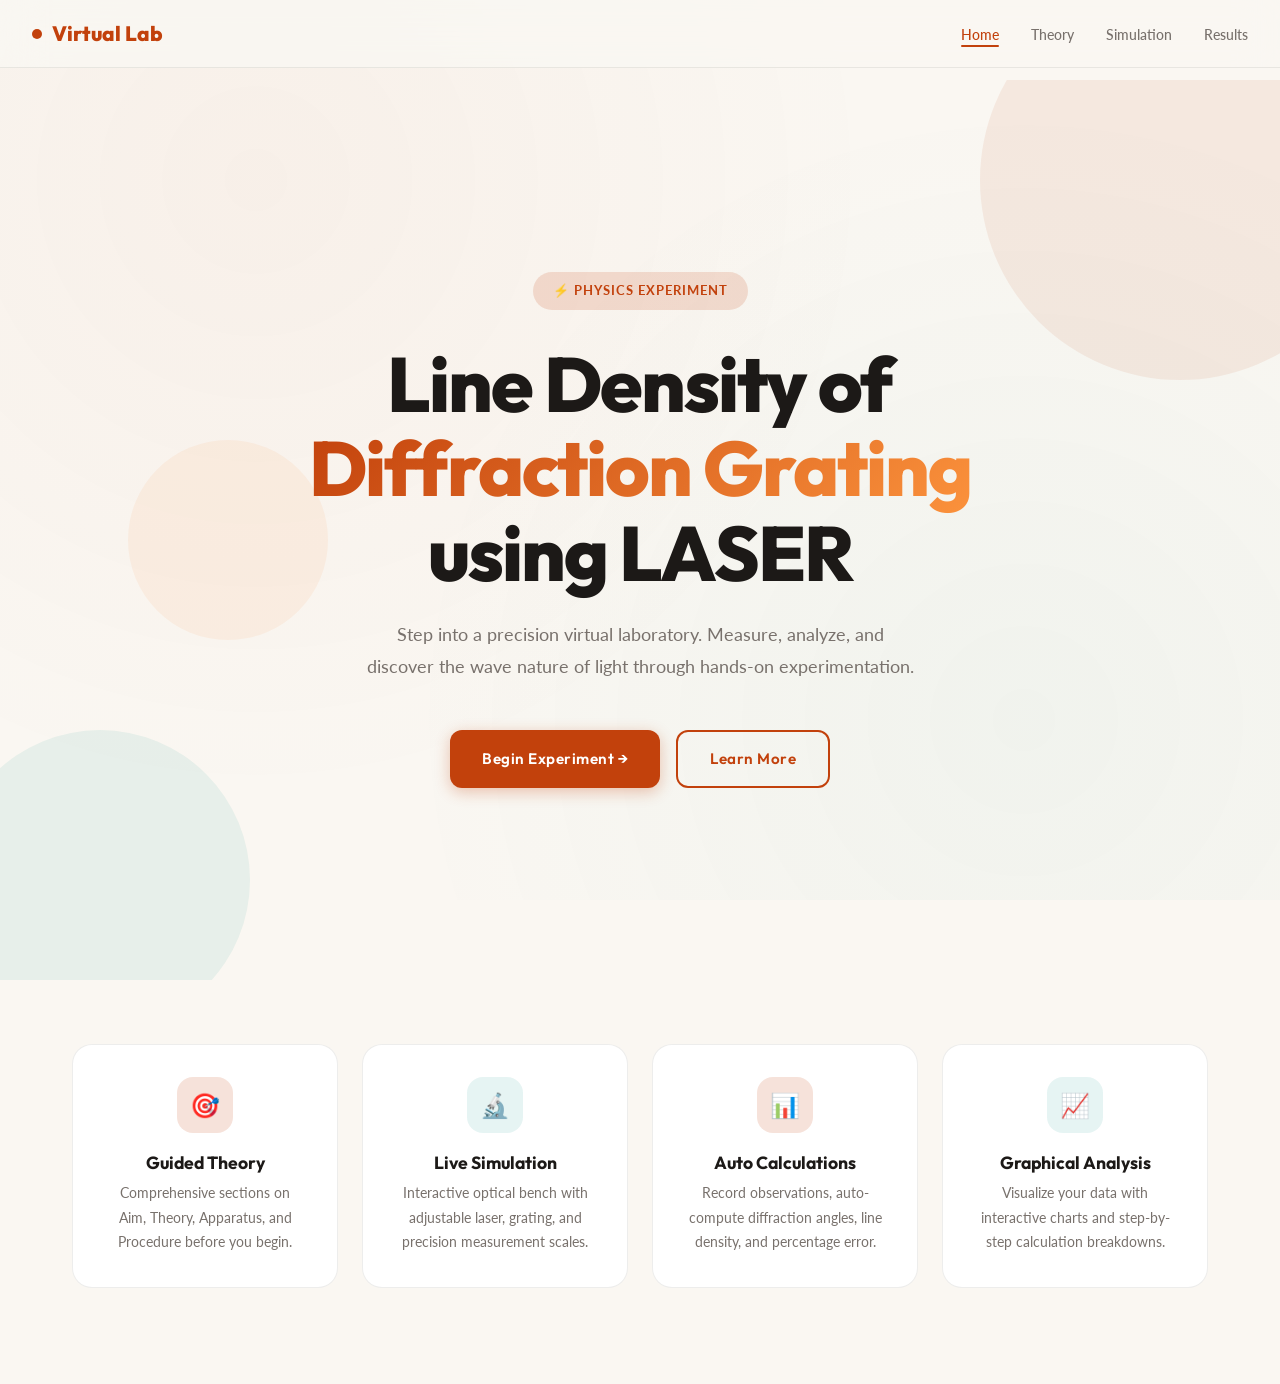
<file: phy virtiual lab/index.html>
<!DOCTYPE html>
<html lang="en">
<head>
    <meta charset="UTF-8">
    <meta name="viewport" content="width=device-width, initial-scale=1.0">
    <title>Virtual Physics Lab — Diffraction Grating</title>
    <meta name="description" content="High-fidelity virtual laboratory for determining Line Density of Diffraction Grating using LASER.">
    <link rel="stylesheet" href="styles.css">
    <style>
        .hero {
            min-height: 100vh;
            display: flex;
            align-items: center;
            justify-content: center;
            text-align: center;
            position: relative;
            overflow: hidden;
        }

        .hero-content { position: relative; z-index: 2; max-width: 800px; }

        .hero-badge {
            display: inline-flex;
            align-items: center;
            gap: 8px;
            padding: 8px 20px;
            background: var(--accent-glow);
            border-radius: 100px;
            color: var(--accent);
            font-weight: 700;
            font-size: 0.8rem;
            letter-spacing: 1px;
            text-transform: uppercase;
            margin-bottom: 2rem;
            animation: fadeInUp 0.6s ease;
        }

        .hero h1 {
            font-size: clamp(2.8rem, 6vw, 5rem);
            font-weight: 800;
            letter-spacing: -2px;
            line-height: 1.1;
            margin-bottom: 1.5rem;
            animation: fadeInUp 0.8s ease;
        }

        .hero h1 .highlight {
            background: linear-gradient(135deg, var(--accent), var(--accent-light));
            -webkit-background-clip: text;
            -webkit-text-fill-color: transparent;
        }

        .hero p {
            font-size: 1.15rem;
            color: var(--text-secondary);
            max-width: 550px;
            margin: 0 auto 3rem;
            animation: fadeInUp 1s ease;
        }

        .hero-actions {
            display: flex;
            gap: 1rem;
            justify-content: center;
            animation: fadeInUp 1.2s ease;
        }

        /* Floating optics elements */
        .float-element {
            position: absolute;
            border-radius: 50%;
            opacity: 0.08;
            animation: float 8s ease-in-out infinite;
        }

        .float-1 {
            width: 400px; height: 400px;
            background: var(--accent);
            top: -100px; right: -100px;
            animation-delay: 0s;
        }

        .float-2 {
            width: 300px; height: 300px;
            background: var(--teal);
            bottom: -50px; left: -50px;
            animation-delay: 2s;
        }

        .float-3 {
            width: 200px; height: 200px;
            background: var(--accent-light);
            top: 40%; left: 10%;
            animation-delay: 4s;
        }

        @keyframes float {
            0%, 100% { transform: translateY(0) scale(1); }
            50% { transform: translateY(-30px) scale(1.05); }
        }

        /* Feature cards */
        .features {
            display: grid;
            grid-template-columns: repeat(auto-fit, minmax(250px, 1fr));
            gap: 1.5rem;
            padding: 4rem 0 6rem;
        }

        .feature-card {
            background: var(--bg-card);
            border: 1px solid var(--border);
            border-radius: var(--radius);
            padding: 2rem;
            text-align: center;
            transition: var(--transition);
        }

        .feature-card:hover {
            transform: translateY(-4px);
            box-shadow: var(--shadow-lg);
        }

        .feature-icon {
            width: 56px; height: 56px;
            border-radius: 16px;
            display: flex;
            align-items: center;
            justify-content: center;
            margin: 0 auto 1.2rem;
            font-size: 1.5rem;
        }

        .feature-card h3 {
            margin-bottom: 0.5rem;
            font-size: 1.1rem;
        }

        .feature-card p {
            color: var(--text-secondary);
            font-size: 0.9rem;
        }
    </style>
</head>
<body>

    <!-- Navbar -->
    <nav class="navbar">
        <a href="index.html" class="nav-brand"><span class="dot"></span> Virtual Lab</a>
        <ul class="nav-links">
            <li><a href="index.html" class="active">Home</a></li>
            <li><a href="theory.html">Theory</a></li>
            <li><a href="simulation.html">Simulation</a></li>
            <li><a href="results.html">Results</a></li>
        </ul>
    </nav>

    <div class="page-wrapper">
        <!-- Hero -->
        <section class="hero">
            <div class="float-element float-1"></div>
            <div class="float-element float-2"></div>
            <div class="float-element float-3"></div>

            <div class="hero-content">
                <div class="hero-badge">⚡ Physics Experiment</div>
                <h1>Line Density of <br><span class="highlight">Diffraction Grating</span><br> using LASER</h1>
                <p>Step into a precision virtual laboratory. Measure, analyze, and discover the wave nature of light through hands-on experimentation.</p>
                <div class="hero-actions">
                    <a href="theory.html" class="btn btn-primary">Begin Experiment →</a>
                    <a href="#features" class="btn btn-secondary">Learn More</a>
                </div>
            </div>
        </section>

        <!-- Features -->
        <section class="container" id="features">
            <div class="features">
                <div class="feature-card scroll-animate">
                    <div class="feature-icon" style="background: var(--accent-glow); color: var(--accent);">🎯</div>
                    <h3>Guided Theory</h3>
                    <p>Comprehensive sections on Aim, Theory, Apparatus, and Procedure before you begin.</p>
                </div>
                <div class="feature-card scroll-animate">
                    <div class="feature-icon" style="background: rgba(13,148,136,0.1); color: var(--teal);">🔬</div>
                    <h3>Live Simulation</h3>
                    <p>Interactive optical bench with adjustable laser, grating, and precision measurement scales.</p>
                </div>
                <div class="feature-card scroll-animate">
                    <div class="feature-icon" style="background: var(--accent-glow); color: var(--accent);">📊</div>
                    <h3>Auto Calculations</h3>
                    <p>Record observations, auto-compute diffraction angles, line density, and percentage error.</p>
                </div>
                <div class="feature-card scroll-animate">
                    <div class="feature-icon" style="background: rgba(13,148,136,0.1); color: var(--teal);">📈</div>
                    <h3>Graphical Analysis</h3>
                    <p>Visualize your data with interactive charts and step-by-step calculation breakdowns.</p>
                </div>
            </div>
        </section>
    </div>

    <script src="app.js"></script>
</body>
</html>
</file>
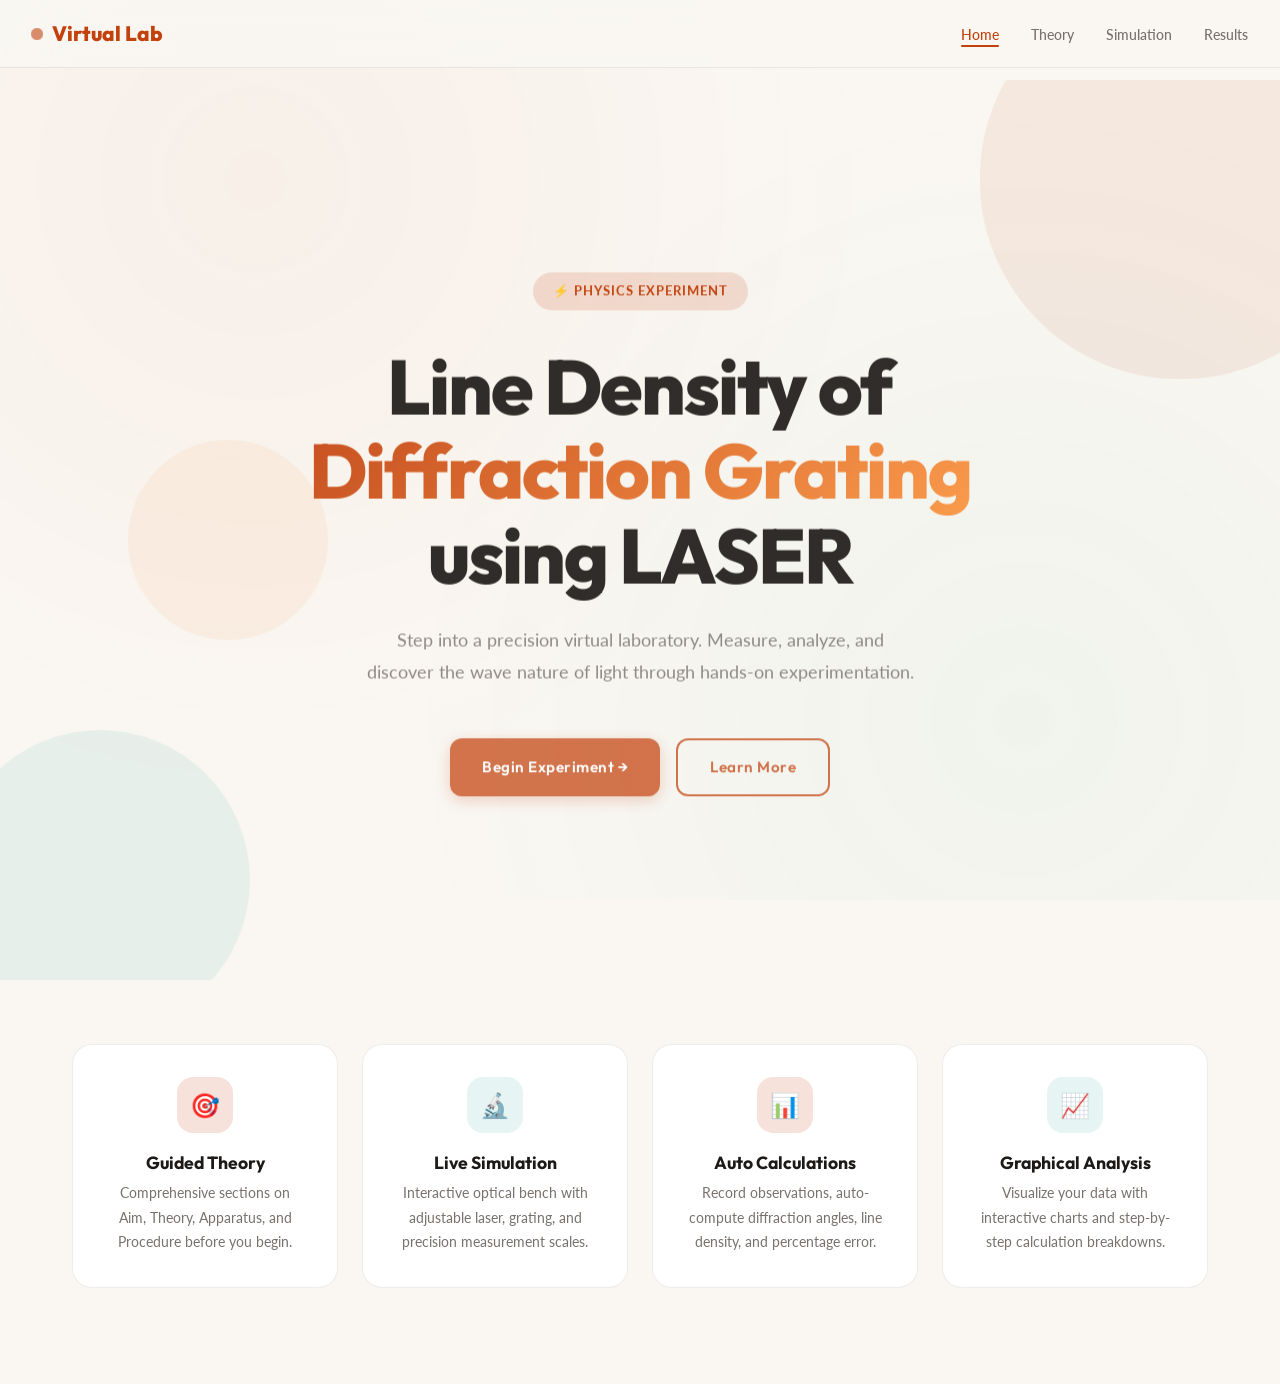
<file: phy virtiual lab/DIFFRACTION.html>
<!DOCTYPE html>
<html lang="en">
<head>
    <meta charset="UTF-8">
    <meta http-equiv="refresh" content="0; url=index.html">
    <title>Redirecting...</title>
</head>
<body>
    <p>Redirecting to the Virtual Lab... <a href="index.html">Click here</a> if not redirected.</p>
</body>
</html>
</file>
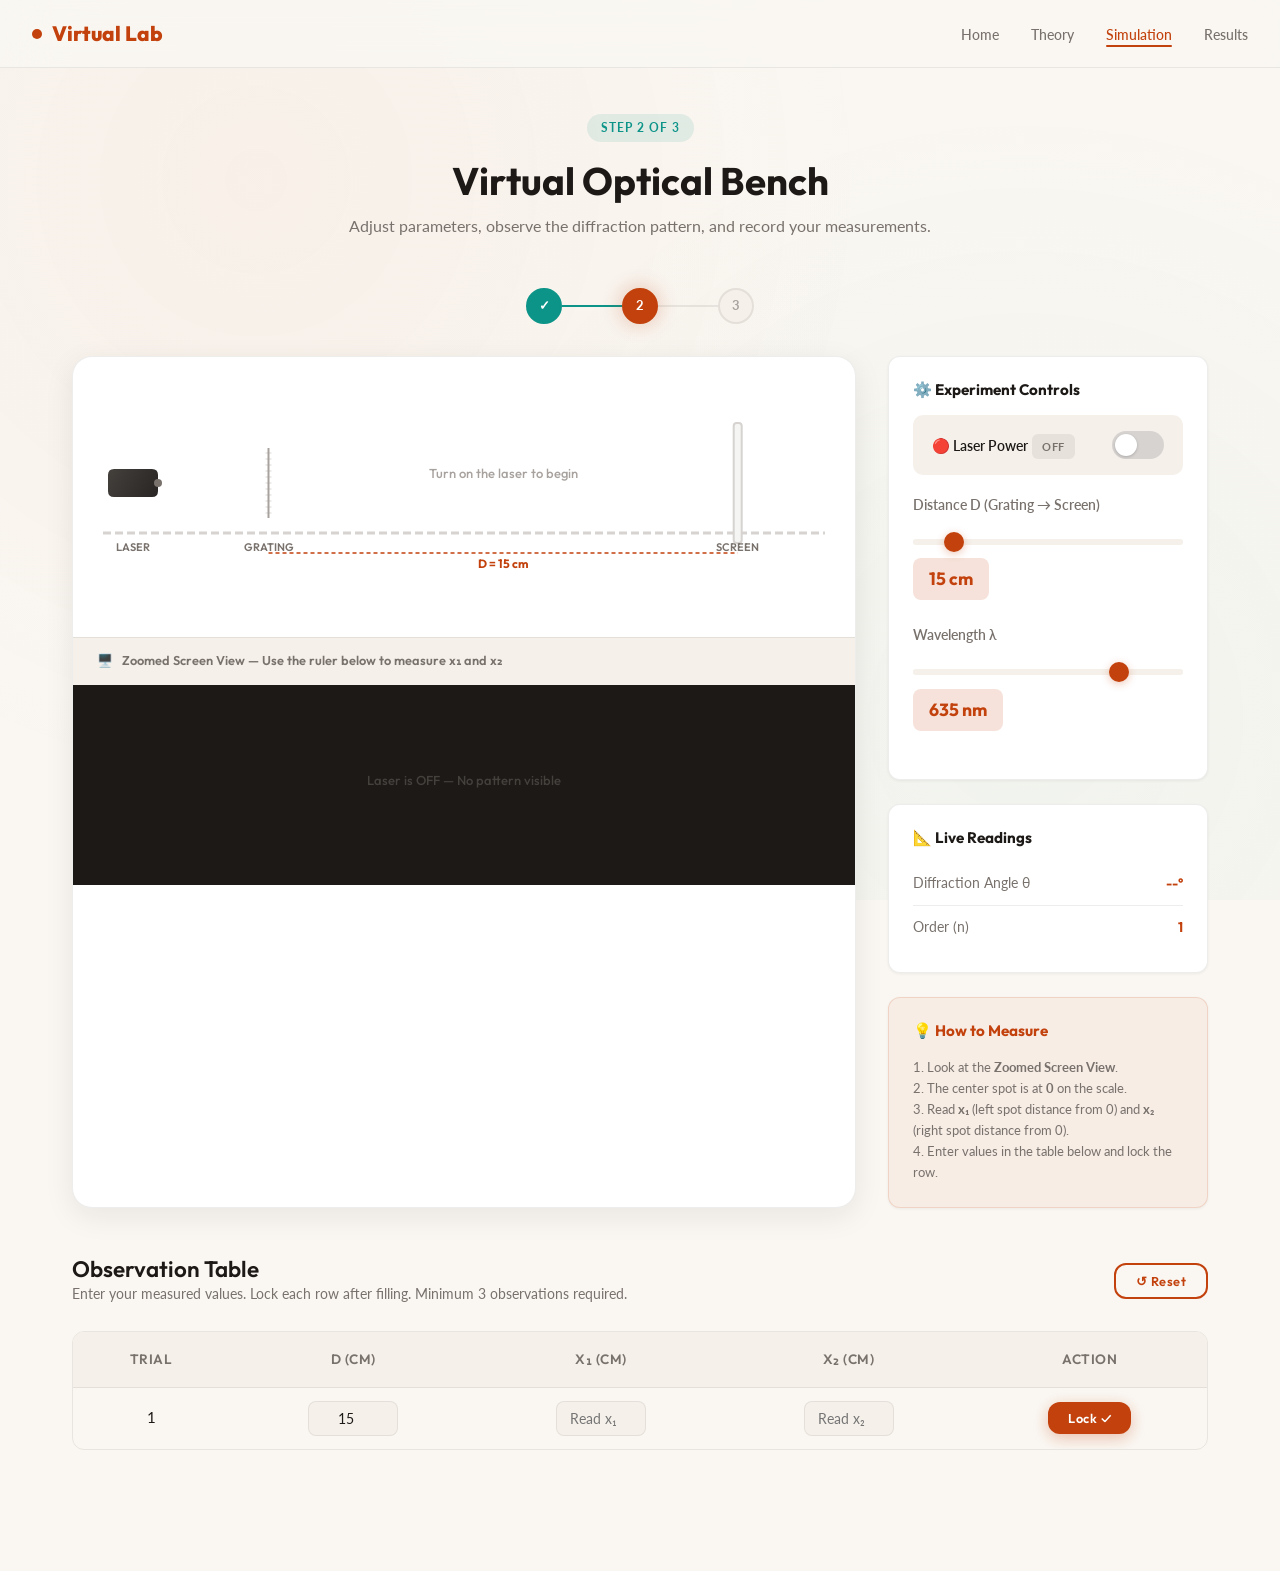
<file: phy virtiual lab/simulation.html>
<!DOCTYPE html>
<html lang="en">
<head>
    <meta charset="UTF-8">
    <meta name="viewport" content="width=device-width, initial-scale=1.0">
    <title>Simulation — Virtual Lab</title>
    <link rel="stylesheet" href="styles.css">
    <style>
        .sim-hero { padding: 2rem 0 1rem; text-align: center; }
        .sim-hero h1 { margin-bottom: 0.5rem; }

        .sim-layout {
            display: grid;
            grid-template-columns: 1fr 320px;
            gap: 2rem;
            margin-top: 2rem;
        }

        .viewport {
            background: var(--bg-card);
            border: 1px solid var(--border);
            border-radius: var(--radius);
            overflow: hidden;
            box-shadow: var(--shadow-md);
        }

        .viewport canvas {
            width: 100%;
            display: block;
        }

        #bench-canvas { height: 280px; }

        .screen-view-label {
            padding: 0.8rem 1.5rem;
            background: var(--bg-subtle);
            border-top: 1px solid var(--border);
            font-family: 'Outfit', sans-serif;
            font-weight: 600;
            font-size: 0.8rem;
            color: var(--text-secondary);
            display: flex;
            align-items: center;
            gap: 8px;
        }

        #screen-canvas {
            height: 200px;
            background: #1c1917;
        }

        .controls-panel {
            display: flex;
            flex-direction: column;
            gap: 1.5rem;
        }

        .control-card {
            background: var(--bg-card);
            border: 1px solid var(--border);
            border-radius: var(--radius-sm);
            padding: 1.5rem;
            box-shadow: var(--shadow-sm);
        }

        .control-card h4 {
            margin-bottom: 1rem;
            font-size: 0.95rem;
        }

        .info-row {
            display: flex;
            justify-content: space-between;
            align-items: center;
            padding: 0.6rem 0;
            border-bottom: 1px solid var(--border);
            font-size: 0.85rem;
        }

        .info-row:last-child { border: none; }
        .info-row .label { color: var(--text-secondary); }
        .info-row .value { font-weight: 700; color: var(--accent); font-family: 'Outfit', sans-serif; }

        .obs-section {
            margin-top: 3rem;
            padding-bottom: 4rem;
        }

        .obs-header {
            display: flex;
            justify-content: space-between;
            align-items: center;
            margin-bottom: 1.5rem;
            flex-wrap: wrap;
            gap: 1rem;
        }

        .obs-actions {
            display: flex;
            align-items: center;
            gap: 1rem;
            flex-wrap: wrap;
        }

        #proceed-results-btn { display: none; }

        /* Laser Toggle */
        .laser-toggle {
            display: flex;
            align-items: center;
            justify-content: space-between;
            padding: 1rem 1.2rem;
            background: var(--bg-subtle);
            border-radius: 10px;
            margin-bottom: 1.2rem;
        }

        .laser-toggle .label-text {
            font-weight: 600;
            font-size: 0.9rem;
        }

        .toggle-switch {
            position: relative;
            width: 52px;
            height: 28px;
            cursor: pointer;
        }

        .toggle-switch input {
            opacity: 0;
            width: 0;
            height: 0;
        }

        .toggle-slider {
            position: absolute;
            inset: 0;
            background: #d6d3d1;
            border-radius: 28px;
            transition: all 0.3s ease;
        }

        .toggle-slider::before {
            content: '';
            position: absolute;
            left: 3px;
            top: 3px;
            width: 22px;
            height: 22px;
            background: white;
            border-radius: 50%;
            transition: all 0.3s ease;
            box-shadow: 0 1px 3px rgba(0,0,0,0.2);
        }

        .toggle-switch input:checked + .toggle-slider {
            background: #ef4444;
            box-shadow: 0 0 12px rgba(239, 68, 68, 0.4);
        }

        .toggle-switch input:checked + .toggle-slider::before {
            transform: translateX(24px);
        }

        .laser-status {
            display: inline-block;
            padding: 3px 10px;
            border-radius: 6px;
            font-size: 0.7rem;
            font-weight: 700;
            letter-spacing: 0.5px;
            text-transform: uppercase;
        }

        .laser-status.on {
            background: rgba(239, 68, 68, 0.12);
            color: #ef4444;
        }

        .laser-status.off {
            background: rgba(120, 113, 108, 0.12);
            color: #78716c;
        }
    </style>
</head>
<body>

    <nav class="navbar">
        <a href="index.html" class="nav-brand"><span class="dot"></span> Virtual Lab</a>
        <ul class="nav-links">
            <li><a href="index.html">Home</a></li>
            <li><a href="theory.html">Theory</a></li>
            <li><a href="simulation.html" class="active">Simulation</a></li>
            <li><a href="results.html">Results</a></li>
        </ul>
    </nav>

    <div class="page-wrapper">
        <div class="container">

            <div class="sim-hero animate-in">
                <span class="badge badge-teal">Step 2 of 3</span>
                <h1 class="heading-lg" style="margin-top: 1rem;">Virtual Optical Bench</h1>
                <p class="text-secondary">Adjust parameters, observe the diffraction pattern, and record your measurements.</p>
            </div>

            <!-- Progress -->
            <div class="progress-bar animate-in delay-1">
                <div class="progress-step"><div class="step-circle done">✓</div><div class="step-line done"></div></div>
                <div class="progress-step"><div class="step-circle active">2</div><div class="step-line"></div></div>
                <div class="progress-step"><div class="step-circle">3</div></div>
            </div>

            <!-- Simulation Area -->
            <div class="sim-layout animate-in delay-2">

                <div class="viewport">
                    <canvas id="bench-canvas"></canvas>
                    <div class="screen-view-label">🖥️ &nbsp; Zoomed Screen View — Use the ruler below to measure x₁ and x₂</div>
                    <canvas id="screen-canvas"></canvas>
                </div>

                <div class="controls-panel">
                    <div class="control-card">
                        <h4>⚙️ Experiment Controls</h4>

                        <div class="laser-toggle">
                            <div>
                                <span class="label-text">🔴 Laser Power</span>
                                <span class="laser-status off" id="laser-status-badge">OFF</span>
                            </div>
                            <label class="toggle-switch">
                                <input type="checkbox" id="laser-toggle" onchange="toggleLaser()">
                                <span class="toggle-slider"></span>
                            </label>
                        </div>

                        <div class="slider-group">
                            <label>Distance D (Grating → Screen)</label>
                            <input type="range" id="slider-D" min="10" max="50" step="1" value="15" oninput="updateSimulation()">
                            <div class="readout"><span id="readout-D">15</span> cm</div>
                        </div>
                        <div class="slider-group">
                            <label>Wavelength λ</label>
                            <input type="range" id="slider-lambda" min="400" max="700" step="1" value="635" oninput="updateSimulation()">
                            <div class="readout"><span id="readout-lambda">635</span> nm</div>
                        </div>
                    </div>

                    <div class="control-card">
                        <h4>📐 Live Readings</h4>
                        <div class="info-row">
                            <span class="label">Diffraction Angle θ</span>
                            <span class="value"><span id="readout-theta">--</span>°</span>
                        </div>
                        <div class="info-row">
                            <span class="label">Order (n)</span>
                            <span class="value">1</span>
                        </div>
                    </div>

                    <div class="control-card" style="background: rgba(194, 65, 12, 0.05); border-color: rgba(194, 65, 12, 0.15);">
                        <h4 style="color: var(--accent);">💡 How to Measure</h4>
                        <p style="font-size: 0.82rem; color: var(--text-secondary); line-height: 1.6;">
                            1. Look at the <strong>Zoomed Screen View</strong>.<br>
                            2. The center spot is at <strong>0</strong> on the scale.<br>
                            3. Read <strong>x₁</strong> (left spot distance from 0) and <strong>x₂</strong> (right spot distance from 0).<br>
                            4. Enter values in the table below and lock the row.
                        </p>
                    </div>
                </div>
            </div>

            <!-- Observation Table -->
            <div class="obs-section animate-in delay-3">
                <div class="obs-header">
                    <div>
                        <h2 class="heading-md">Observation Table</h2>
                        <p class="text-secondary" style="font-size: 0.9rem;">Enter your measured values. Lock each row after filling. Minimum 3 observations required.</p>
                    </div>
                    <div class="obs-actions">
                        <span id="obs-status" style="font-weight: 600; font-size: 0.9rem;"></span>
                        <button class="btn btn-secondary btn-sm" onclick="resetObservations()">↺ Reset</button>
                    </div>
                </div>

                <div class="table-wrapper">
                    <table>
                        <thead>
                            <tr>
                                <th>Trial</th>
                                <th>D (cm)</th>
                                <th>x₁ (cm)</th>
                                <th>x₂ (cm)</th>
                                <th>Action</th>
                            </tr>
                        </thead>
                        <tbody id="obs-tbody">
                            <tr>
                                <td>1</td>
                                <td><input type="number" id="inp-d-1" value="15" min="5" max="50"></td>
                                <td><input type="number" id="inp-x1-1" step="0.1" placeholder="Read x₁"></td>
                                <td><input type="number" id="inp-x2-1" step="0.1" placeholder="Read x₂"></td>
                                <td><button class="btn btn-primary btn-sm" id="lock-btn-1" onclick="lockRow()">Lock ✓</button></td>
                            </tr>
                        </tbody>
                    </table>
                </div>

                <div style="text-align: center; margin-top: 2rem;">
                    <a href="results.html" class="btn btn-teal" id="proceed-results-btn">
                        📊 &nbsp; Auto-Calculate & View Results →
                    </a>
                </div>
            </div>

        </div>
    </div>

    <script src="app.js"></script>
    <script src="simulation.js"></script>
</body>
</html>
</file>
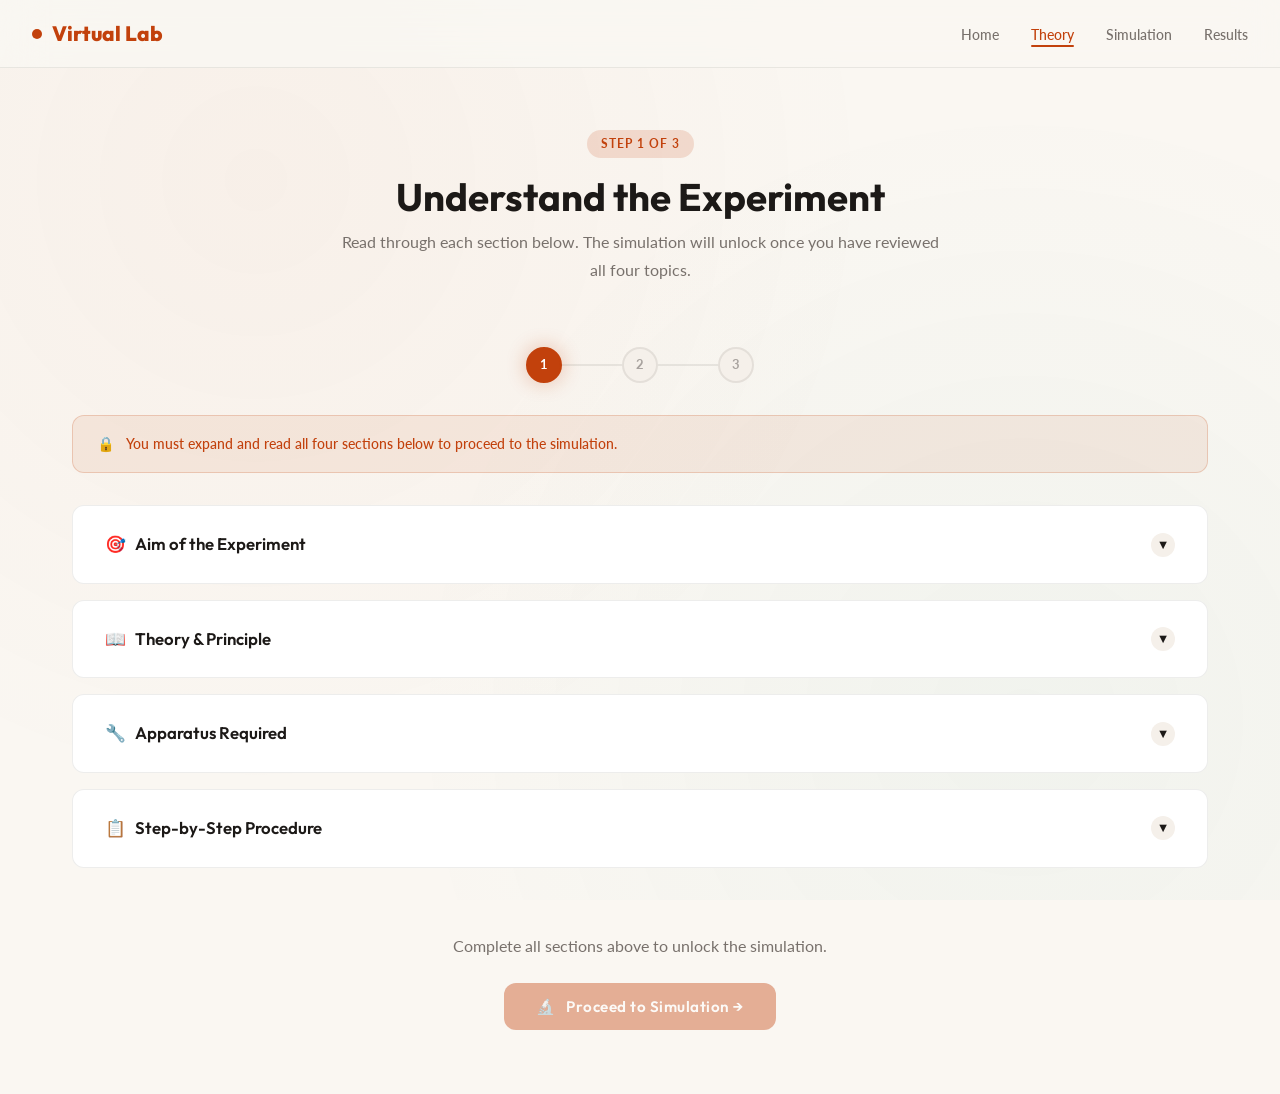
<file: phy virtiual lab/theory.html>
<!DOCTYPE html>
<html lang="en">
<head>
    <meta charset="UTF-8">
    <meta name="viewport" content="width=device-width, initial-scale=1.0">
    <title>Theory & Procedure — Virtual Lab</title>
    <link rel="stylesheet" href="styles.css">
    <style>
        .theory-hero {
            padding: 3rem 0 2rem;
            text-align: center;
        }
        .theory-hero h1 { margin-bottom: 0.5rem; }
        .theory-hero p { color: var(--text-secondary); max-width: 600px; margin: 0 auto; }

        .lock-notice {
            display: flex;
            align-items: center;
            gap: 12px;
            padding: 1rem 1.5rem;
            background: rgba(194, 65, 12, 0.08);
            border: 1px solid rgba(194, 65, 12, 0.2);
            border-radius: var(--radius-sm);
            margin-bottom: 2rem;
            font-size: 0.9rem;
            color: var(--accent);
            font-weight: 500;
        }

        .accordion-body-inner ul {
            padding-left: 1.5rem;
            margin-top: 0.5rem;
        }
        .accordion-body-inner ul li {
            margin-bottom: 0.4rem;
        }
        .accordion-body-inner strong {
            color: var(--text);
        }

        .formula-box {
            background: var(--bg-subtle);
            border: 1px solid var(--border);
            border-radius: 10px;
            padding: 1rem 1.5rem;
            margin: 1rem 0;
            font-family: 'Courier New', monospace;
            font-size: 1rem;
            color: var(--accent);
            text-align: center;
        }

        .proceed-section {
            text-align: center;
            padding: 3rem 0 4rem;
        }

        .proceed-section p {
            color: var(--text-secondary);
            margin-bottom: 1.5rem;
        }
    </style>
</head>
<body>

    <nav class="navbar">
        <a href="index.html" class="nav-brand"><span class="dot"></span> Virtual Lab</a>
        <ul class="nav-links">
            <li><a href="index.html">Home</a></li>
            <li><a href="theory.html" class="active">Theory</a></li>
            <li><a href="simulation.html">Simulation</a></li>
            <li><a href="results.html">Results</a></li>
        </ul>
    </nav>

    <div class="page-wrapper">
        <div class="container">

            <!-- Header -->
            <div class="theory-hero animate-in">
                <span class="badge badge-accent">Step 1 of 3</span>
                <h1 class="heading-lg" style="margin-top: 1rem;">Understand the Experiment</h1>
                <p>Read through each section below. The simulation will unlock once you have reviewed all four topics.</p>
            </div>

            <!-- Progress -->
            <div class="progress-bar animate-in delay-1">
                <div class="progress-step">
                    <div class="step-circle active">1</div>
                    <div class="step-line"></div>
                </div>
                <div class="progress-step">
                    <div class="step-circle">2</div>
                    <div class="step-line"></div>
                </div>
                <div class="progress-step">
                    <div class="step-circle">3</div>
                </div>
            </div>

            <!-- Lock Notice -->
            <div class="lock-notice animate-in delay-2">
                🔒 &nbsp; You must expand and read all four sections below to proceed to the simulation.
            </div>

            <!-- Accordions -->
            <div class="animate-in delay-2">

                <div class="accordion-item" id="acc-aim">
                    <div class="accordion-header">
                        <span>🎯 &nbsp; Aim of the Experiment</span>
                        <span class="icon">▼</span>
                    </div>
                    <div class="accordion-body">
                        <div class="accordion-body-inner">
                            <p><strong>Objective:</strong> To determine the <strong>line density</strong> (number of lines per unit length, denoted by ρ) of a given diffraction grating using a LASER source of known wavelength (λ = 635 nm).</p>
                            <p style="margin-top: 1rem;">The line density is a fundamental property of any diffraction grating and is critical in spectroscopy, telecommunications, and optical engineering. By measuring how the laser light diffracts through the grating, we can calculate this value with high precision.</p>
                        </div>
                    </div>
                </div>

                <div class="accordion-item" id="acc-theory">
                    <div class="accordion-header">
                        <span>📖 &nbsp; Theory & Principle</span>
                        <span class="icon">▼</span>
                    </div>
                    <div class="accordion-body">
                        <div class="accordion-body-inner">
                            <p><strong>Diffraction</strong> is the bending of light waves around obstacles or through narrow openings. A <strong>diffraction grating</strong> is an optical element with a large number of equally spaced parallel slits.</p>
                            <p style="margin-top: 1rem;">When monochromatic light (such as from a LASER) passes through a grating, it produces a pattern of bright spots called <strong>maxima</strong> on a distant screen. The central bright spot is the <strong>zeroth order</strong> maximum, and the spots on either side are the <strong>first order</strong> (n=1) maxima.</p>

                            <div class="formula-box">d · sin(θ) = n · λ</div>
                            <p>Where: <strong>d</strong> = grating element (distance between adjacent slits), <strong>θ</strong> = angle of diffraction, <strong>n</strong> = order of diffraction, <strong>λ</strong> = wavelength of light.</p>

                            <p style="margin-top: 1rem;">Since the spot distance <strong>x</strong> from center and screen distance <strong>D</strong> are measurable:</p>
                            <div class="formula-box">tan(θ) = x / D &nbsp; → &nbsp; θ = tan⁻¹(x / D)</div>

                            <p style="margin-top: 1rem;">The <strong>line density</strong> ρ is the reciprocal of d:</p>
                            <div class="formula-box">ρ = 1/d = sin(θ) / (n · λ)</div>
                        </div>
                    </div>
                </div>

                <div class="accordion-item" id="acc-apparatus">
                    <div class="accordion-header">
                        <span>🔧 &nbsp; Apparatus Required</span>
                        <span class="icon">▼</span>
                    </div>
                    <div class="accordion-body">
                        <div class="accordion-body-inner">
                            <ul>
                                <li><strong>LASER Source</strong> — He-Ne or Diode Laser (λ = 635 nm)</li>
                                <li><strong>Diffraction Grating</strong> — Standard transmission grating</li>
                                <li><strong>Optical Bench</strong> — A stable, aligned rail for mounting components</li>
                                <li><strong>White Screen</strong> — For observing the diffraction pattern</li>
                                <li><strong>Measuring Scale</strong> — Meter ruler for measuring D and x</li>
                                <li><strong>Grating Holder &amp; Stands</strong> — For precise alignment</li>
                            </ul>
                        </div>
                    </div>
                </div>

                <div class="accordion-item" id="acc-procedure">
                    <div class="accordion-header">
                        <span>📋 &nbsp; Step-by-Step Procedure</span>
                        <span class="icon">▼</span>
                    </div>
                    <div class="accordion-body">
                        <div class="accordion-body-inner">
                            <ol style="padding-left: 1.5rem;">
                                <li style="margin-bottom: 0.8rem;">Mount the <strong>laser source</strong> at one end of the optical bench and the <strong>diffraction grating</strong> in its holder perpendicular to the laser beam.</li>
                                <li style="margin-bottom: 0.8rem;">Place the <strong>white screen</strong> at a measured distance <strong>D</strong> from the grating (e.g., 15 cm).</li>
                                <li style="margin-bottom: 0.8rem;">Switch on the laser. Align it so the beam passes straight through the grating centre.</li>
                                <li style="margin-bottom: 0.8rem;">Observe the <strong>diffraction pattern</strong> on the screen — a bright central spot and first-order spots on either side.</li>
                                <li style="margin-bottom: 0.8rem;">Measure the distance of the <strong>left spot (x₁)</strong> and <strong>right spot (x₂)</strong> from the central maximum using the scale.</li>
                                <li style="margin-bottom: 0.8rem;">Move the screen to a new distance D and <strong>repeat</strong> the measurement.</li>
                                <li>Record at least <strong>3 observations</strong> at different values of D.</li>
                            </ol>
                        </div>
                    </div>
                </div>

            </div>

            <!-- Proceed Button -->
            <div class="proceed-section animate-in delay-3">
                <p>Complete all sections above to unlock the simulation.</p>
                <button id="proceedSimBtn" class="btn btn-primary" disabled onclick="navigateTo('simulation.html')">
                    🔬 &nbsp; Proceed to Simulation →
                </button>
            </div>

        </div>
    </div>

    <script src="app.js"></script>
</body>
</html>
</file>
<file: phy virtiual lab/styles.css>
/* ============================================
   VIRTUAL LAB — MASTER STYLESHEET
   Color Palette: Warm Cream / Amber / Coral
   ============================================ */

@import url('https://fonts.googleapis.com/css2?family=Outfit:wght@300;400;500;600;700;800&family=Lato:wght@300;400;700&display=swap');

:root {
    --bg: #faf7f2;
    --bg-card: #ffffff;
    --bg-dark: #1c1917;
    --bg-subtle: #f5f0ea;
    --accent: #c2410c;
    --accent-light: #fb923c;
    --accent-glow: rgba(194, 65, 12, 0.15);
    --teal: #0d9488;
    --teal-light: #5eead4;
    --text: #1c1917;
    --text-secondary: #78716c;
    --text-light: #a8a29e;
    --border: rgba(28, 25, 23, 0.08);
    --shadow-sm: 0 1px 3px rgba(28, 25, 23, 0.06);
    --shadow-md: 0 8px 30px rgba(28, 25, 23, 0.08);
    --shadow-lg: 0 20px 60px rgba(28, 25, 23, 0.12);
    --shadow-glow: 0 0 40px rgba(194, 65, 12, 0.15);
    --radius: 20px;
    --radius-sm: 12px;
    --transition: all 0.4s cubic-bezier(0.4, 0, 0.2, 1);
}

/* === RESET === */
*, *::before, *::after {
    margin: 0;
    padding: 0;
    box-sizing: border-box;
}

html {
    scroll-behavior: smooth;
}

body {
    font-family: 'Lato', sans-serif;
    background: var(--bg);
    color: var(--text);
    line-height: 1.7;
    overflow-x: hidden;
    -webkit-font-smoothing: antialiased;
}

h1, h2, h3, h4, h5 {
    font-family: 'Outfit', sans-serif;
    font-weight: 700;
    line-height: 1.2;
}

/* === BACKGROUND PATTERN === */
body::before {
    content: '';
    position: fixed;
    top: 0; left: 0;
    width: 100%; height: 100%;
    background:
        radial-gradient(circle at 20% 20%, rgba(194, 65, 12, 0.04) 0%, transparent 50%),
        radial-gradient(circle at 80% 80%, rgba(13, 148, 136, 0.04) 0%, transparent 50%);
    pointer-events: none;
    z-index: 0;
}

/* === NAVBAR === */
.navbar {
    position: fixed;
    top: 0; left: 0; right: 0;
    z-index: 1000;
    padding: 1rem 2rem;
    display: flex;
    justify-content: space-between;
    align-items: center;
    background: rgba(250, 247, 242, 0.85);
    backdrop-filter: blur(20px);
    border-bottom: 1px solid var(--border);
    transition: var(--transition);
}

.nav-brand {
    font-family: 'Outfit', sans-serif;
    font-weight: 800;
    font-size: 1.3rem;
    color: var(--accent);
    text-decoration: none;
    display: flex;
    align-items: center;
    gap: 10px;
}

.nav-brand .dot {
    width: 10px; height: 10px;
    background: var(--accent);
    border-radius: 50%;
    animation: pulse-dot 2s ease infinite;
}

@keyframes pulse-dot {
    0%, 100% { opacity: 1; transform: scale(1); }
    50% { opacity: 0.5; transform: scale(1.3); }
}

.nav-links {
    display: flex;
    list-style: none;
    gap: 2rem;
}

.nav-links a {
    text-decoration: none;
    color: var(--text-secondary);
    font-weight: 500;
    font-size: 0.9rem;
    transition: var(--transition);
    position: relative;
}

.nav-links a:hover,
.nav-links a.active {
    color: var(--accent);
}

.nav-links a.active::after {
    content: '';
    position: absolute;
    bottom: -4px;
    left: 0; right: 0;
    height: 2px;
    background: var(--accent);
    border-radius: 2px;
}

/* === LAYOUT === */
.page-wrapper {
    position: relative;
    z-index: 1;
    min-height: 100vh;
    padding-top: 80px;
}

.container {
    max-width: 1200px;
    margin: 0 auto;
    padding: 0 2rem;
}

.section {
    padding: 4rem 0;
}

/* === CARDS === */
.card {
    background: var(--bg-card);
    border: 1px solid var(--border);
    border-radius: var(--radius);
    padding: 2.5rem;
    box-shadow: var(--shadow-md);
    transition: var(--transition);
}

.card:hover {
    box-shadow: var(--shadow-lg);
    transform: translateY(-2px);
}

.card-flat {
    background: var(--bg-subtle);
    border: 1px solid var(--border);
    border-radius: var(--radius-sm);
    padding: 1.5rem;
}

/* === BUTTONS === */
.btn {
    display: inline-flex;
    align-items: center;
    gap: 8px;
    padding: 14px 32px;
    border: none;
    border-radius: var(--radius-sm);
    font-family: 'Outfit', sans-serif;
    font-weight: 600;
    font-size: 0.95rem;
    cursor: pointer;
    transition: var(--transition);
    text-decoration: none;
    letter-spacing: 0.5px;
}

.btn-primary {
    background: var(--accent);
    color: white;
    box-shadow: 0 4px 15px rgba(194, 65, 12, 0.3);
}

.btn-primary:hover {
    background: #9a3412;
    transform: translateY(-2px);
    box-shadow: 0 8px 25px rgba(194, 65, 12, 0.4);
}

.btn-secondary {
    background: transparent;
    color: var(--accent);
    border: 2px solid var(--accent);
}

.btn-secondary:hover {
    background: var(--accent-glow);
}

.btn-teal {
    background: var(--teal);
    color: white;
    box-shadow: 0 4px 15px rgba(13, 148, 136, 0.3);
}

.btn-teal:hover {
    background: #0f766e;
    transform: translateY(-2px);
}

.btn:disabled {
    opacity: 0.4;
    cursor: not-allowed;
    transform: none !important;
    box-shadow: none !important;
}

.btn-sm {
    padding: 8px 20px;
    font-size: 0.8rem;
}

/* === BADGE === */
.badge {
    display: inline-block;
    padding: 4px 14px;
    border-radius: 100px;
    font-size: 0.75rem;
    font-weight: 700;
    letter-spacing: 1px;
    text-transform: uppercase;
}

.badge-accent {
    background: var(--accent-glow);
    color: var(--accent);
}

.badge-teal {
    background: rgba(13, 148, 136, 0.1);
    color: var(--teal);
}

/* === TYPOGRAPHY === */
.heading-xl {
    font-size: clamp(2.5rem, 5vw, 4.5rem);
    font-weight: 800;
    letter-spacing: -1px;
}

.heading-lg {
    font-size: clamp(1.8rem, 3vw, 2.5rem);
    font-weight: 700;
}

.heading-md {
    font-size: 1.4rem;
    font-weight: 600;
}

.text-secondary {
    color: var(--text-secondary);
}

.text-accent {
    color: var(--accent);
}

/* === ACCORDION === */
.accordion-item {
    border: 1px solid var(--border);
    border-radius: var(--radius-sm);
    margin-bottom: 1rem;
    overflow: hidden;
    background: var(--bg-card);
    transition: var(--transition);
}

.accordion-header {
    padding: 1.5rem 2rem;
    display: flex;
    justify-content: space-between;
    align-items: center;
    cursor: pointer;
    font-family: 'Outfit', sans-serif;
    font-weight: 600;
    font-size: 1.05rem;
    transition: var(--transition);
    user-select: none;
}

.accordion-header:hover {
    background: var(--bg-subtle);
}

.accordion-header .icon {
    width: 24px; height: 24px;
    display: flex;
    align-items: center;
    justify-content: center;
    border-radius: 50%;
    background: var(--bg-subtle);
    font-size: 0.8rem;
    transition: var(--transition);
}

.accordion-item.open .accordion-header .icon {
    transform: rotate(180deg);
    background: var(--accent-glow);
    color: var(--accent);
}

.accordion-body {
    max-height: 0;
    overflow: hidden;
    transition: max-height 0.5s ease;
}

.accordion-body-inner {
    padding: 0 2rem 2rem;
    color: var(--text-secondary);
    line-height: 1.8;
}

.accordion-item.open .accordion-body {
    max-height: 600px;
}

.accordion-item.viewed .accordion-header::before {
    content: '✓';
    display: inline-flex;
    align-items: center;
    justify-content: center;
    width: 22px; height: 22px;
    background: var(--teal);
    color: white;
    border-radius: 50%;
    font-size: 0.7rem;
    margin-right: 12px;
}

/* === TABLE === */
.table-wrapper {
    overflow-x: auto;
    border-radius: var(--radius-sm);
    border: 1px solid var(--border);
}

table {
    width: 100%;
    border-collapse: collapse;
}

th {
    background: var(--bg-subtle);
    padding: 1rem 1.2rem;
    text-align: center;
    font-family: 'Outfit', sans-serif;
    font-weight: 600;
    font-size: 0.85rem;
    color: var(--text-secondary);
    text-transform: uppercase;
    letter-spacing: 0.5px;
}

td {
    padding: 0.8rem 1.2rem;
    text-align: center;
    border-top: 1px solid var(--border);
    font-size: 0.95rem;
}

td input[type="number"] {
    background: var(--bg-subtle);
    border: 1px solid var(--border);
    border-radius: 8px;
    padding: 8px 12px;
    width: 90px;
    text-align: center;
    font-family: 'Lato', sans-serif;
    font-size: 0.9rem;
    color: var(--text);
    transition: var(--transition);
}

td input[type="number"]:focus {
    outline: none;
    border-color: var(--accent);
    box-shadow: 0 0 0 3px var(--accent-glow);
}

td input:disabled {
    opacity: 0.6;
    background: var(--bg);
}

/* === SLIDER === */
.slider-group {
    margin-bottom: 1.5rem;
}

.slider-group label {
    display: block;
    font-weight: 600;
    font-size: 0.85rem;
    color: var(--text-secondary);
    margin-bottom: 8px;
}

.slider-group input[type="range"] {
    width: 100%;
    height: 6px;
    -webkit-appearance: none;
    background: var(--bg-subtle);
    border-radius: 3px;
    outline: none;
}

.slider-group input[type="range"]::-webkit-slider-thumb {
    -webkit-appearance: none;
    width: 20px; height: 20px;
    border-radius: 50%;
    background: var(--accent);
    cursor: pointer;
    box-shadow: 0 2px 8px rgba(194, 65, 12, 0.3);
}

.readout {
    display: inline-block;
    margin-top: 6px;
    padding: 6px 16px;
    background: var(--accent-glow);
    color: var(--accent);
    border-radius: 8px;
    font-weight: 700;
    font-family: 'Outfit', sans-serif;
    font-size: 1.1rem;
}

/* === ANIMATIONS === */
@keyframes fadeInUp {
    from { opacity: 0; transform: translateY(30px); }
    to   { opacity: 1; transform: translateY(0); }
}

@keyframes fadeIn {
    from { opacity: 0; }
    to   { opacity: 1; }
}

.animate-in {
    animation: fadeInUp 0.6s ease forwards;
}

.delay-1 { animation-delay: 0.1s; }
.delay-2 { animation-delay: 0.2s; }
.delay-3 { animation-delay: 0.3s; }
.delay-4 { animation-delay: 0.4s; }

/* === PROGRESS TRACKER === */
.progress-bar {
    display: flex;
    justify-content: center;
    gap: 0;
    margin: 2rem 0;
}

.progress-step {
    display: flex;
    align-items: center;
    gap: 0;
}

.step-circle {
    width: 36px; height: 36px;
    border-radius: 50%;
    display: flex;
    align-items: center;
    justify-content: center;
    font-weight: 700;
    font-size: 0.8rem;
    background: var(--bg-subtle);
    color: var(--text-light);
    border: 2px solid var(--border);
    transition: var(--transition);
}

.step-circle.active {
    background: var(--accent);
    color: white;
    border-color: var(--accent);
    box-shadow: 0 0 20px rgba(194, 65, 12, 0.3);
}

.step-circle.done {
    background: var(--teal);
    color: white;
    border-color: var(--teal);
}

.step-line {
    width: 60px;
    height: 2px;
    background: var(--border);
}

.step-line.done {
    background: var(--teal);
}

/* === RESPONSIVE === */
@media (max-width: 768px) {
    .navbar { padding: 1rem; }
    .nav-links { display: none; }
    .container { padding: 0 1rem; }
    .card { padding: 1.5rem; }
    .sim-layout { grid-template-columns: 1fr !important; }
}
</file>
